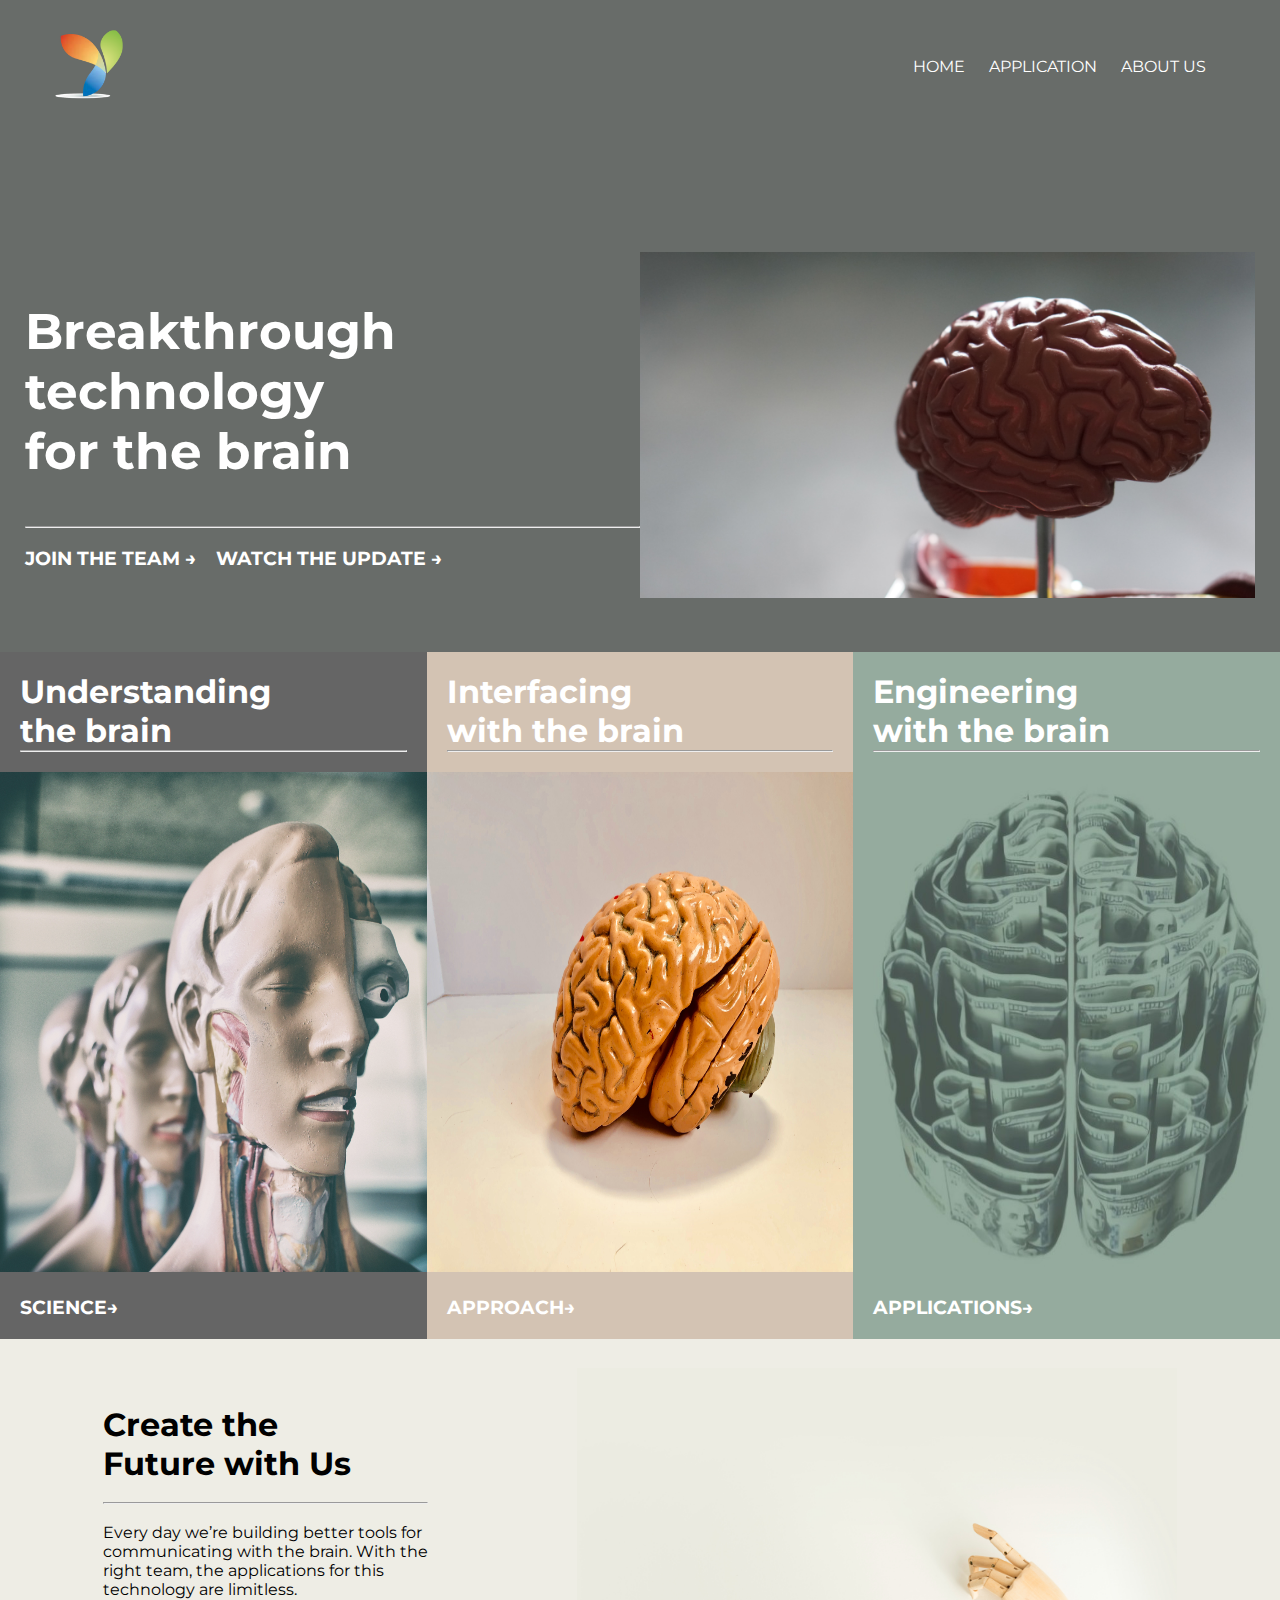
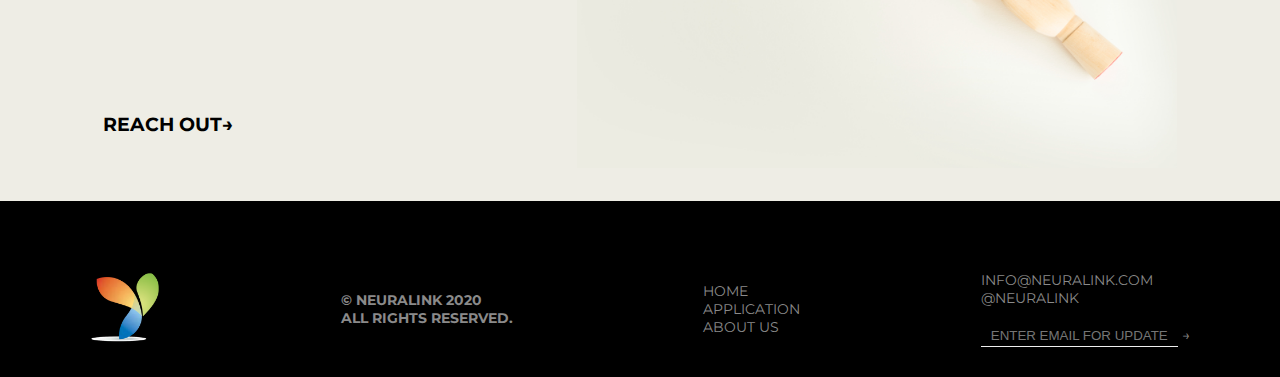
<file: index.html>
<!DOCTYPE html>
<html lang="en">
<head>
    <meta charset="UTF-8">
    <meta name="viewport" content="width=device-width, initial-scale=1.0">
    <title>Neuralink</title>
    <link rel="stylesheet" href="style.css">
</head>
<body>
    <div class="header">
        <div class="container">
        <div class="navbar">
            <div class="logo">
                <a href="index.html">
                <img src="favicon.png" height="70" width="auto" alt="" srcset="">
            </a>
            </div>
            <nav>
                <ul>
                    <li><a href="index.html">HOME</a></li>
                    <li><a href="app.html">APPLICATION</a></li>
                    <li><a href="about.html">ABOUT US</a></li>
                    
                    
                </ul>
            </nav>
             
        </div>
        <div class="row">
            <div class="col2">
                 <h1>Breakthrough
                 technology<br> 
                 for the brain</h1>
                 <br/>
                 <hr>
                 <br/>
                 
                 <div class="div">
                    
                    <h3 id="join">JOIN THE TEAM &#8594;</h3>
                    <h3>WATCH THE UPDATE &#8594;</h3>

                 </div>

                 
            </div>
            <div class="col2">
                 <img src="sense.jpg">
            </div>
        </div>
    </div>
    </div>
    <div class="next">
        <div class="small-container">
            <div class="row">
                <div class="col1">
                    <h1>Understanding<br/>the brain<hr>
                        
                    </h1>
                    
                    <a href="">
                    <img src="red.jpg" alt="" srcset="" height="500" width="auto">
                    <h3>SCIENCE&#8594;</h3></a>
                </div>
                <div class="col6">
                    <h1>Interfacing<br/> with the brain<hr>
                        
                    </h1>
                    
                    <a href="">
                    <img src="new.jpg" alt="" srcset="" height="500" width="auto" >
                    <h3>APPROACH&#8594;</h3></a>

                </div>
                <div class="col3">
                    <h1>Engineering<br/> with the brain<hr>
                    </h1>
                    
                    
                    <a href="app.html">
                    <img src="hhhhjj.jpg" alt="" srcset="" height="500" width="auto">
                    <h3>APPLICATIONS&#8594;</h3></a>
                </div>
            </div>

        </div>
    </div>
    <div class="second-container">
        <div class="roll">
            
            <div class="roll1">
                <h1>Create the<br/>
                    Future with Us</h1>
                    <br>
                    <hr>
                    <br/>
                <p>Every day we’re building better tools for<br/>
                    communicating with the brain. With the<br/>
                    right team, the applications for this<br/>
                    technology are limitless.
                </p>
                <br>
                <br>
                <br>
                <br>
                <br>
                <br>
                <h3>REACH OUT&#8594;</h3>
            </div>
            <div class="img">
                <img src="cut.jpg" alt="" srcset="" height="400" width="auto">
            </div>
            
        </div>
       
    </div>
    <div class="footer">
        <div class="containe">
            <div class="row1">
                
                <div class="logo">
                    <a href="">
                    <img src="favicon.png" height="70" width="auto" alt="" srcset="">
                </a>
                </div>
                <h4>© NEURALINK 2020 <br>
                    ALL RIGHTS RESERVED.
                </h4>

                <ol>
                    <li><a href="index.html">HOME</a></li>
                    <li><a href="app.html">APPLICATION</a></li>
                    <li><a href="about.html">ABOUT US</a></li>
                </ol>
                <a href="">INFO@NEURALINK.COM <br> @NEURALINK <br><br>
                    <input type="email" autofocus placeholder="ENTER EMAIL FOR UPDATES" class="text-line" />
                    &#8594;
                </a>
                
            
            </div>
            
            
        </div>
    </div>
    
</body>
</html>
</file>
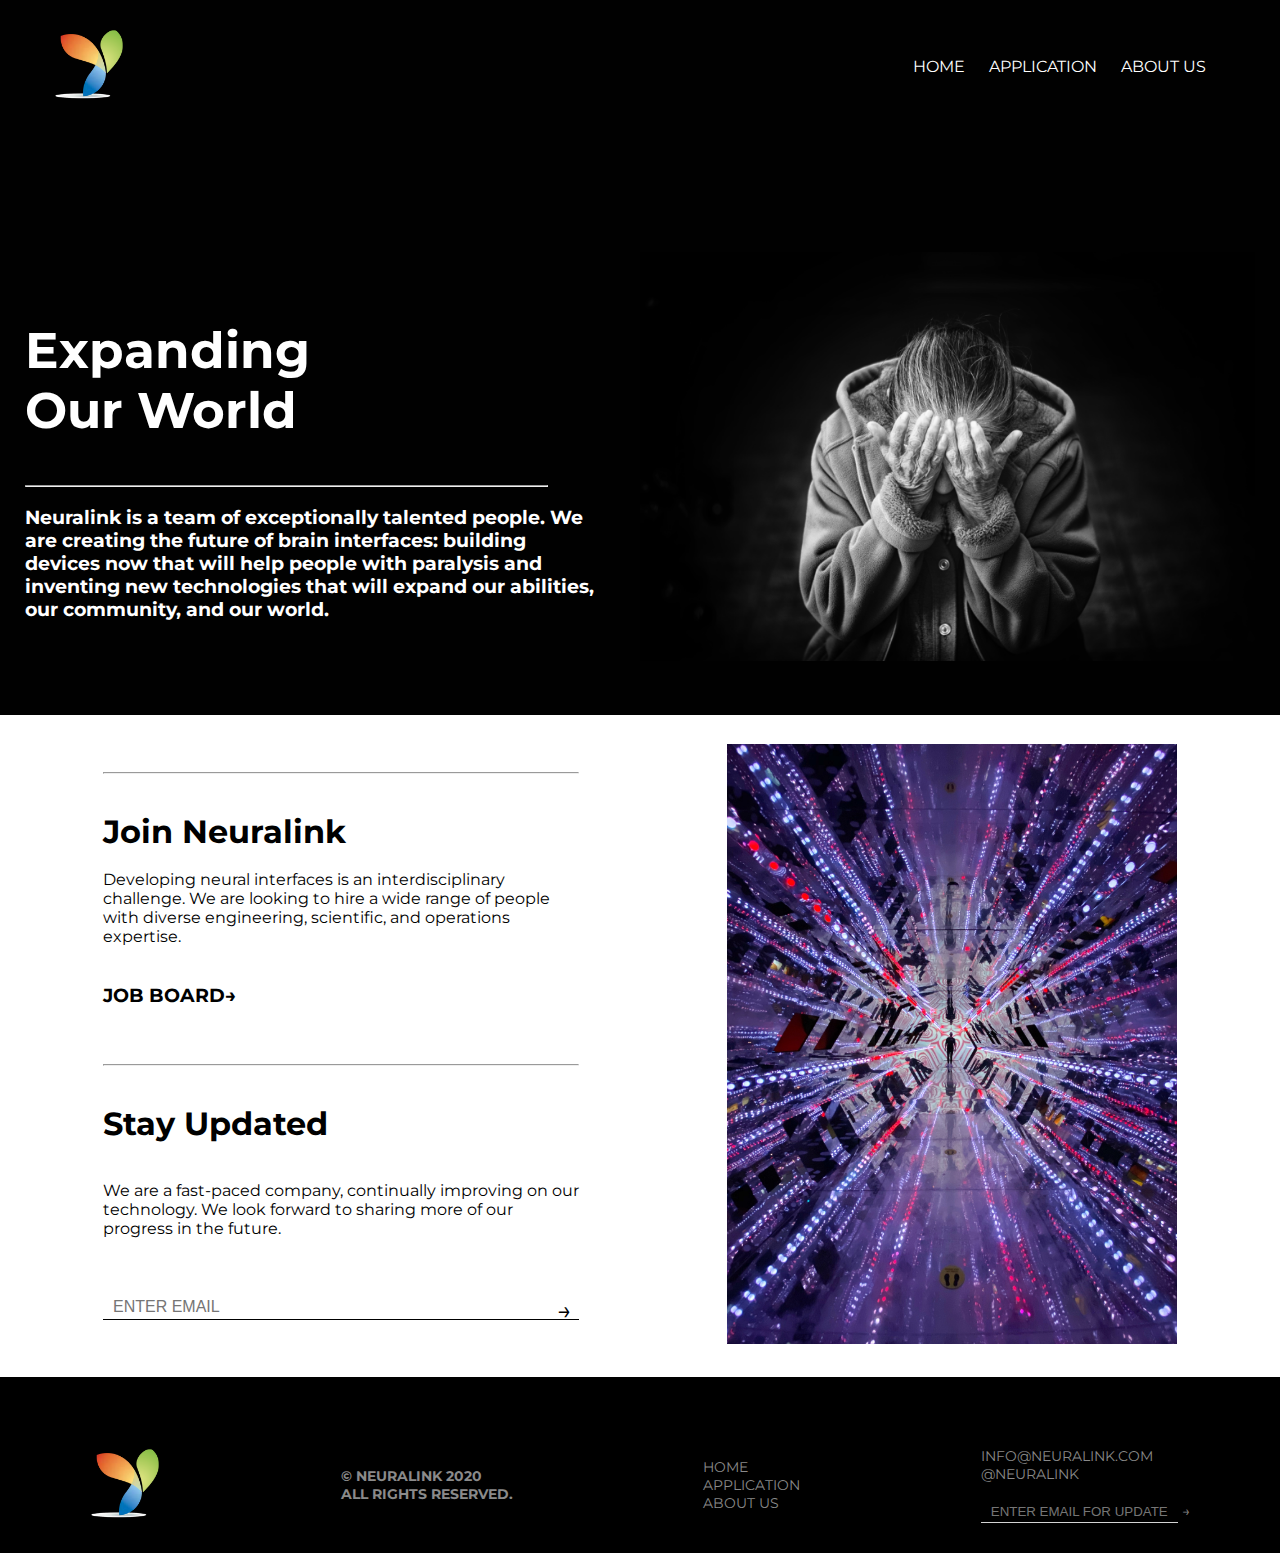
<file: about.html>
<!DOCTYPE html>
<html lang="en">
<head>
    <meta charset="UTF-8">
    <meta name="viewport" content="width=device-width, initial-scale=1.0">
    <link rel="stylesheet" href="https://cdnjs.cloudflare.com/ajax/libs/font-awesome/4.7.0/css/font-awesome.min.css">
    <link href="https.//stackpath.bootstrapcdn.com/font-awesome/4.7.0/css/font-awesome.min.css" rel="styleshee">
    <title>About</title>
    <link rel="stylesheet" href="app.css">
</head>
<body>
    <div class="header">
        <div class="container">
        <div class="navbar">
            <div class="logo">
                <a href="index.html">
                <img src="favicon.png" height="70" width="auto" alt="" srcset="">
            </a>
            </div>
            <nav>
                <ul>
                    <li><a href="index.html">HOME</a></li>
                    <li><a href="app.html">APPLICATION</a></li>
                    <li><a href="">ABOUT US</a></li>
                    
                    
                </ul>
            </nav>
             
        </div>
        <div class="row">
            <div class="col2">
                 <h1>Expanding
                    <br>
                    Our World
                 </h1>
                 <br/>
                 <hr class="line">
                 <br/>
                 
                 <div class="div">
                    <h3>
                        Neuralink is a team of exceptionally talented people. We <br>
                        are creating the future of brain interfaces: building <br>
                        devices now that will help people with paralysis and <br>
                        inventing new technologies that will expand our abilities, <br>
                        our community, and our world.
                    </h3>
                 </div>

                 
            </div>
            <div class="col2">
                 <img src="gray.jpg">
            </div>
        </div>
    </div>
    </div>
    <div class="second-container">
        <div class="roll">
            
            <div class="roll1">
                <hr>
                <br>
                <br>
                <h1>Join Neuralink</h1>
                <br>
                    
                <p>Developing neural interfaces is an interdisciplinary<br/>
                    challenge. We are looking to hire a wide range of people<br/>
                    with diverse engineering, scientific, and operations<br/>
                    expertise.
                </p>
                <br>
                <br>
               <a href="">
                <h3>JOB BOARD&#8594;</h3>
               </a>
                <br>
                <br>
                <br>
                <hr>
                <br><br>
                <h1>Stay Updated</h1>
                <br>
                <br>
                <p>
                    We are a fast-paced company, continually improving on our <br>
                    technology. We look forward to sharing more of our <br>
                    progress in the future.
                </p>
                <br>
                <br>
                <br>
                <a href="">
                    <div class="dropdown">
                
                    
                    <input type="email" autofocus placeholder="ENTER EMAIL" class="text-line"/>
                </div>
                    
                </a>
                <!-- <a href="">&#8594;</a> -->
                
            </div>
            <div class="img">
                <img src="hat.jpg" alt="" srcset="" height="600" width="auto">
            </div>
            
        </div>
        <div class="footer">
            <div class="containe">
                <div class="row1">
                    <div class="logo">
                        <img src="favicon.png" height="70" width="auto" alt="" srcset="">
                        
                    </div>
                    <h4>© NEURALINK 2020 <br>
                        ALL RIGHTS RESERVED.
                    </h4>
    
                    <ol>
                        <li><a href="index.html">HOME</a></li>
                        <li><a href="app.html">APPLICATION</a></li>
                        <li><a href="about.html">ABOUT US</a></li>
                    </ol>
                    <a href="">INFO@NEURALINK.COM <br> @NEURALINK <br><br>
                        <input type="email" autofocus placeholder="ENTER EMAIL FOR UPDATES" class="class" />
                        &#8594;
                    </a>
                    
                
                </div>
                
                
            </div>
        </div>
</body>
</html>
</file>
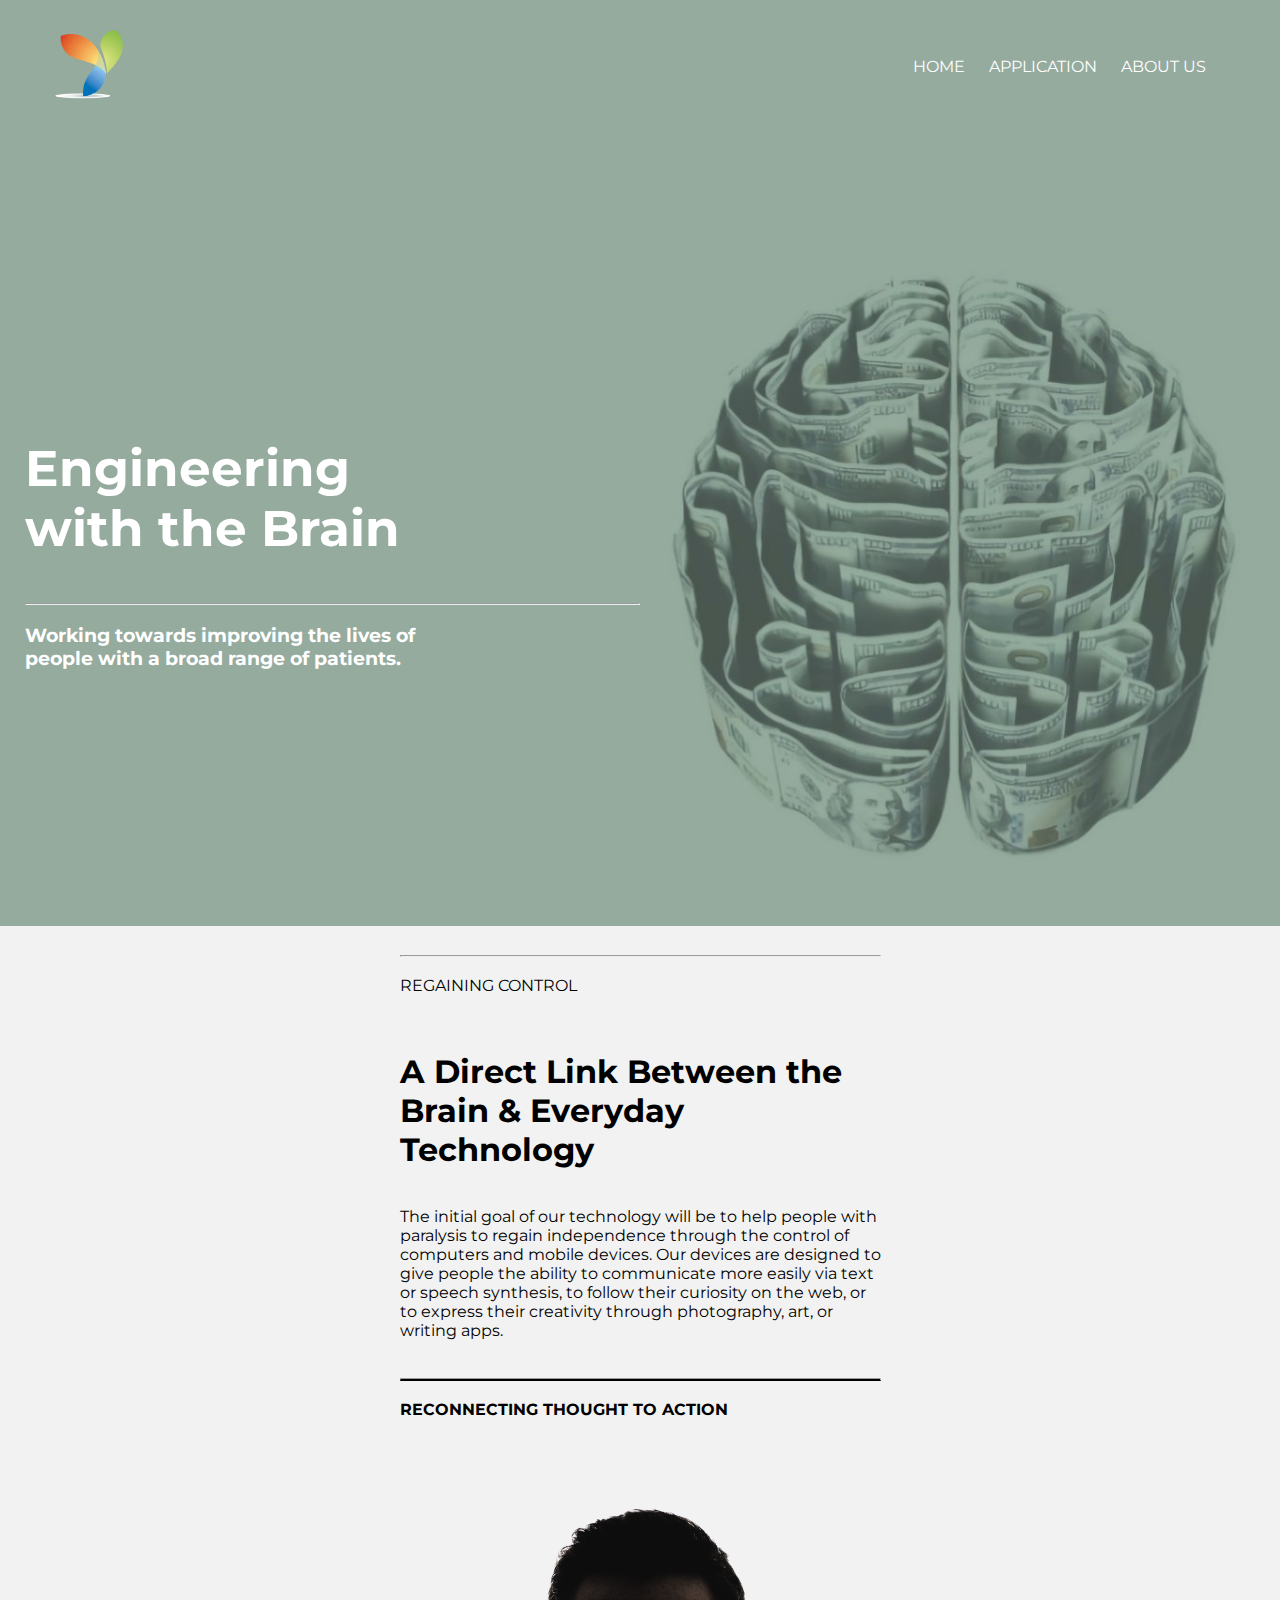
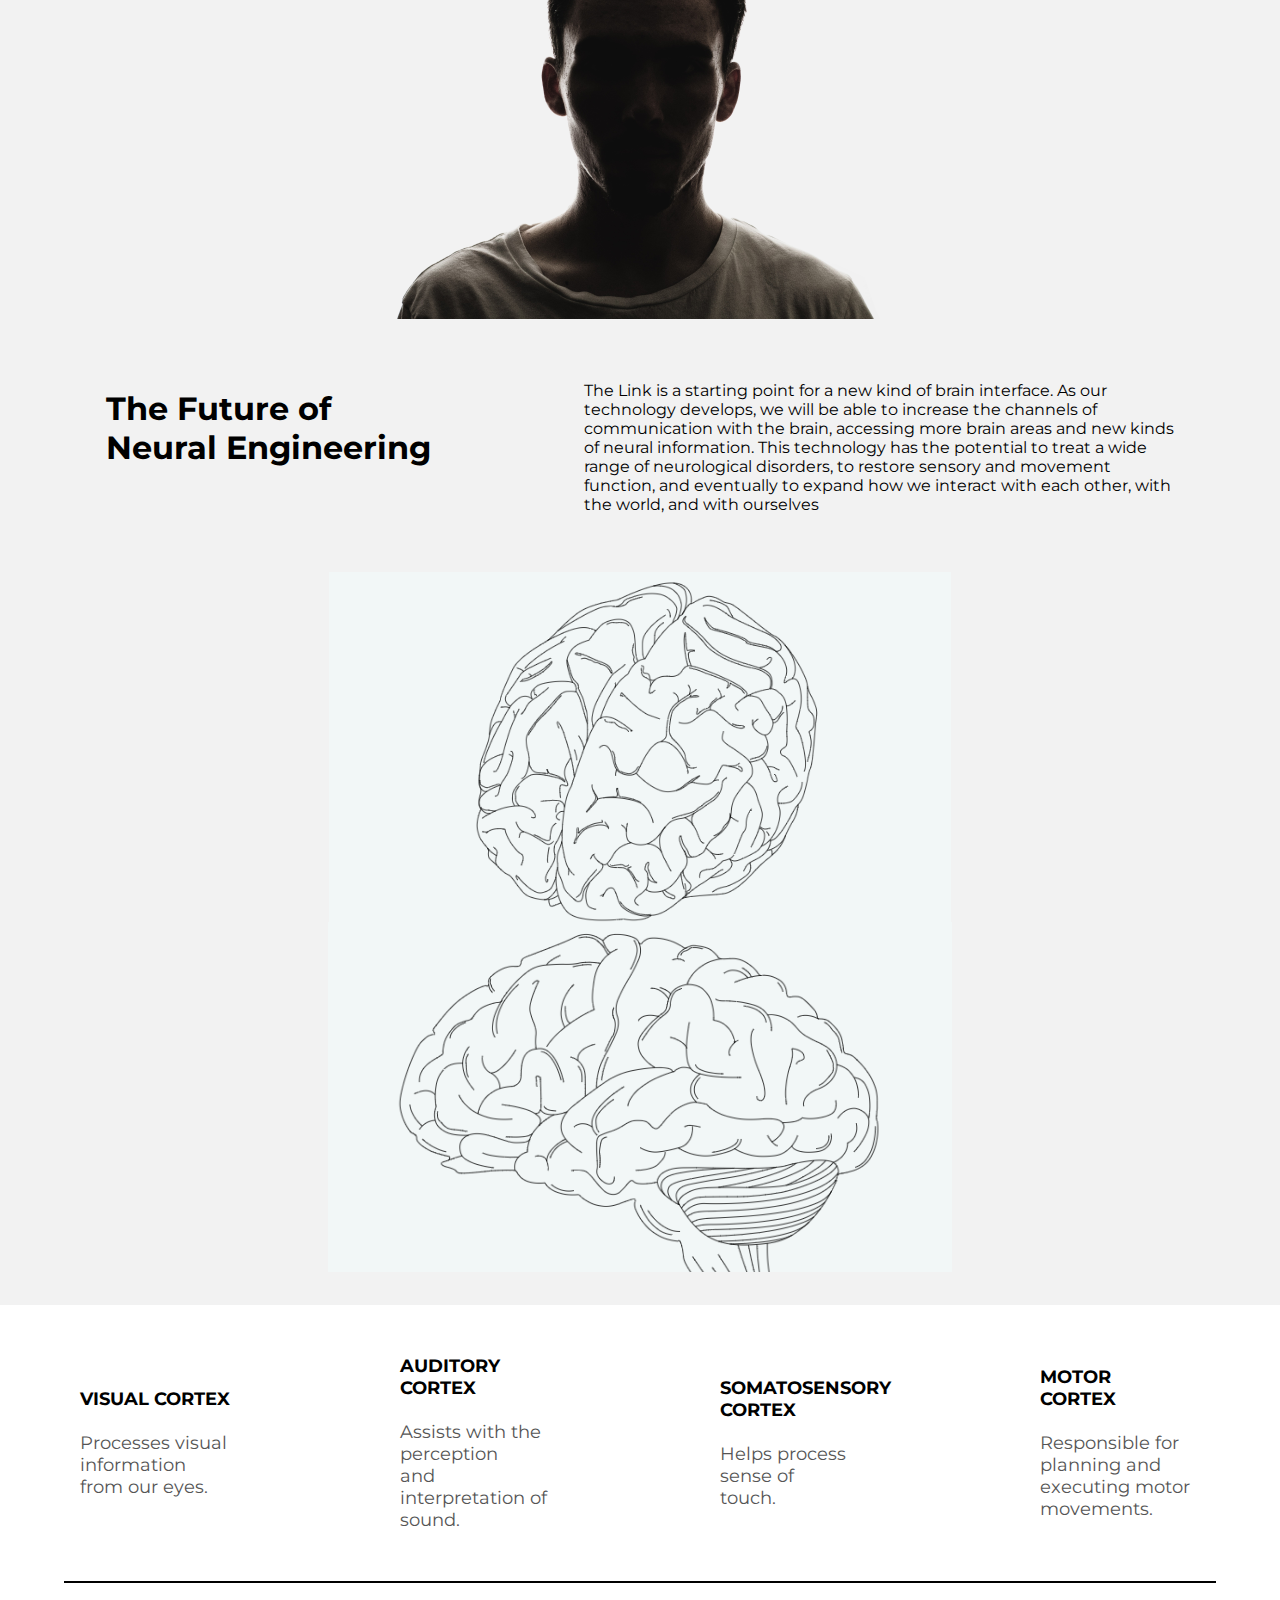
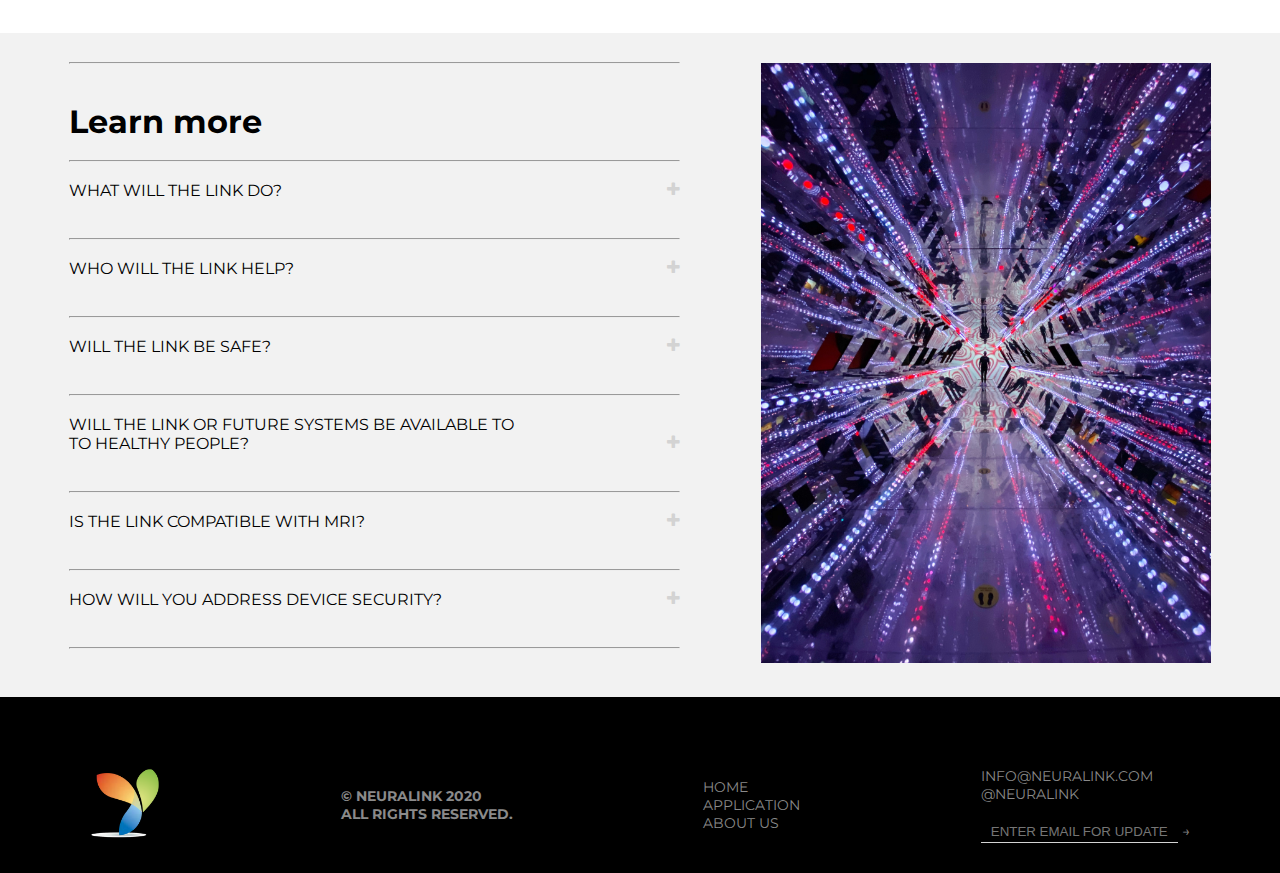
<file: app.html>
<!DOCTYPE html>
<html lang="en">
<head>
    <meta charset="UTF-8">
    <meta name="viewport" content="width=device-width, initial-scale=1.0">
    <link rel="stylesheet" href="app.css">
    <link href="https.//stackpath.bootstrapcdn.com/font-awesome/4.7.0/css/font-awesome.min.css" rel="styleshee">
    <link rel="stylesheet" href="https://cdnjs.cloudflare.com/ajax/libs/font-awesome/4.7.0/css/font-awesome.min.css">
    <title>Application</title>

</head>
<body>
    <div class="header">
        <div class="container">
        <div class="navbar">
            <div class="logo">
                <a href="index.html">
                <img src="favicon.png" height="70" width="auto" alt="" srcset="">
            </a>
                <link rel="stylesheet" href="about.css">
            </div>
            <nav>
                <ul>
                    <li><a href="index.html">HOME</a></li>
                    <li><a href="about.html">APPLICATION</a></li>
                    <li><a href="app.html">ABOUT US</a></li>
                    
                    
                </ul>
            </nav>
             
        </div>
        <div class="row">
            <div class="col2">
                 <h1>Engineering
                    <br>
                    with the Brain
                 </h1>
                 <br/>
                 <hr>
                 <br/>
                 
                 <div class="div">
                    <h3>
                        Working towards improving the lives of <br>
                        people with a broad range of patients.
                    </h3>
                 </div>

                 
            </div>
            <div class="col2">
                 <img src="hhhhjj.jpg">
            </div>
        </div>
    </div>
    </div>
    <div class="second-container">
        <div class="roll">
            
            <div class="roll1">
                <hr>
                <br>
                <p>REGAINING CONTROL</p>
                <br>
                <br>
                <br>

                <h1>
                    A Direct Link Between the <br>
                    Brain & Everyday <br>
                    Technology

                </h1>
                <br>
                <br>
                    
                <p>The initial goal of our technology will be to help people with<br/>
                    paralysis to regain independence through the control of<br/>
                    computers and mobile devices. Our devices are designed to<br/>
                    give people the ability to communicate more easily via text <br>
                    or speech synthesis, to follow their curiosity on the web, or <br>
                    to express their creativity through photography, art, or <br>
                    writing apps.
                </p>
                
                <br>
                <br>
                <hr class="get">
                <br>
                <b>
                <p>RECONNECTING THOUGHT TO ACTION</p>
                </b>



                <!-- <a href="">&#8594;</a> -->
                
            </div>
            <div class="img">
                <a href="https://images.app.goo.gl/9pi2F5SmV6gJr2ey6">
                <img src="ander.jpg" alt="" srcset="" height="500" width="auto">
            </a>
            </div>
            
            
        </div>
      
        <div class="second-container">

            <div class="roll">
                
                
                <div class="roll1">
                    <h1>The Future of
                        <br>
                        Neural Engineering
                    </h1>
                        <br>
                       
                        <br/>
                    
                    
                </div>
                <div class="img">
                    <p>
                        The Link is a starting point for a new kind of brain interface. As our <br>
                        technology develops, we will be able to increase the channels of <br>
                        communication with the brain, accessing more brain areas and new kinds <br>
                        of neural information. This technology has the potential to treat a wide <br>
                        range of neurological disorders, to restore sensory and movement <br>
                        function, and eventually to expand how we interact with each other, with <br>
                        the world, and with ourselves
                    </p>
                </div>
                
            </div>
           
        </div>
        <div class="second-container">

            <div class="roll">
                
                
                <div class="roll1">
                    <!-- <h1>The Future of
                        <br>
                        Neural Engineering
                    </h1>
                        <br>
                       
                        <br/>
                     -->
                    <img src="hrt.png" height="350" width="auto" alt="" srcset="">
                </div>
                <div class="img">
                    <img src="app.png" height="350" width="auto" alt="" srcset="">
                </div>
                
            </div>
           
        </div>
        <div class="brands">
    <div class="second-contain">
        <div class="row-main">
            <div class="col5">
                <h4>VISUAL CORTEX</h4>
                <br>
                <p>
                    Processes visual information <br>
                    from our eyes.
                </p>
            </div>
            <div class="col5">
                <h4>AUDITORY CORTEX</h4>
                <br>
                <p>
                    Assists with the perception <br>
                    and interpretation of sound.
                </p>
            </div>
            <div class="col5">
                <h4>SOMATOSENSORY CORTEX</h4>
                <br>
                <p>
                    Helps process sense of <br>
                    touch.
                </p>
            </div>
            <div class="col5">
                <h4>MOTOR CORTEX</h4>
                <br>
                <p>
                    Responsible for planning and <br>
                    executing motor <br>
                    movements.
                </p>
            </div>
           
        </div>
        <hr>
    </div>
</div>
<div class="second-container">
    <div class="roll">
        
        <div class="roll2">
            <hr>
            <br>
            <br>
            <h1>Learn more</h1>
            <br>
            <hr>
            <br>
            
            <p>WHAT WILL THE LINK DO? 
                
                <i class="fa fa-plus" aria-hidden="true"></i>
            
            
                
            </p>
           
      
            
            
            <br>
            <br>
            <hr>
            <br>
            
            <p>WHO WILL THE LINK HELP? <i class="fa fa-plus" aria-hidden="true"></i></p>
        
            <br>
            <br>

            <hr>
            <br>
           
            <p>WILL THE LINK BE SAFE? <i class="fa fa-plus" aria-hidden="true"></i>
                <h5>

                </h5>
            </p>
            
            <br>
            <br>
            <hr>
            <br>
            
            <p>WILL THE LINK OR FUTURE SYSTEMS BE AVAILABLE TO <br> TO HEALTHY PEOPLE? <i class="fa fa-plus" aria-hidden="true"></i></p>
            
            <br>
            <br>
            <hr>
            <br>
            
            <p>IS THE LINK COMPATIBLE WITH MRI? <i class="fa fa-plus" aria-hidden="true"></i></p>
            
            <br>
            <br>
            <hr>
            <br>
            
            <p>HOW WILL YOU ADDRESS DEVICE SECURITY? <i class="fa fa-plus" aria-hidden="true"></i></p>
            
            <br>
            <br>
            <hr>
            <br>
            
            
            <!-- <a href="">&#8594;</a> -->
            
        </div>
        <div class="img">
            <img src="hat.jpg" alt="" srcset="" height="600" width="auto">
        </div>
        
    </div>
    </div>
    <div class="footer">
        <div class="containe">
            <div class="row1">
                <div class="logo">
                <a href="index.html">
                    <img src="favicon.png" height="70" width="auto" alt="" srcset="">
                </a>
                    
                </div>
                <h4>© NEURALINK 2020 <br>
                    ALL RIGHTS RESERVED.
                </h4>

                <ol>
                    <li><a href="index.html">HOME</a></li>
                    <li><a href="about.html">APPLICATION</a></li>
                    <li><a href="app.html">ABOUT US</a></li>
                </ol>
                <a href="">INFO@NEURALINK.COM <br> @NEURALINK <br><br>
                    <input type="email" autofocus placeholder="ENTER EMAIL FOR UPDATES" class="class" />
                    &#8594;
                </a>
                
            
            </div>
            
            
        </div>
    </div>
</body>
</html>
</file>
<file: style.css>
@import url('https://fonts.googleapis.com/css2?family=Montserrat:wght@300&display=swap');
* {
    margin: 0;
    padding: 0;
    box-sizing: border-box;
}
body{
    font-family: 'Montserrat', sans-serif;
}
.navbar {
    display: flex;
    align-items: center;
    padding: 29px;
}
nav{
    flex: 1;
    text-align: right;
}
nav ul{
    display: inline-block;
    list-style: none;
}
nav ul li{
    display: inline-block;
    margin-right: 20px;
}
nav ul li a:active{
    color: blue;
}
a{
    text-decoration: none;
    color: white;}
p {
    color: #555
}
.container{
    max-width: 1300px;
    margin: auto;
    padding-right: 25px;
    padding-left: 25px;
}
.row{
    display: flex;
    align-items: center;
    flex-wrap: wrap;
    justify-content: space-around;

}
.col2 {
    flex-basis: 50%;
    min-height: 300px;

}
.col2 img{
    max-width: 100%;
    padding: 50px 0;
}
.col2 h1{   
    font-size: 50px;
    line-height: 60px;
    margin: 25px 0;
    color: white;
}
.btn{
    display: inline-block;
    background: #ff523b;
    color: #fff;
    padding: 5px 30px;
    margin: 30px 0;
    border-radius: 30px ;
    transition: background 0.5s;
} 
.header{
    background-color: rgb(104, 108, 105);
}
.header .row{
    margin-top: 70px;

}
.btn:hover{
    background: #563434;
}
.div h3 {
    color: white;
    margin-right: 20px;
    cursor: pointer;
}
.div {
    display: flex;
    align-items: center;
    

    
}
.col1{
    background-color: #555;
    align-items: center;
    color: white;
    flex-basis: 30%;
    min-width: 33.33%;
  
    
}
.col1 h1 {
    padding: 20px;
}
.col1 h3{
    padding: 20px;
   
}
.col6{
    background-color: rgb(211, 195, 179);
    align-items: center;
    color: white; 
    flex-basis: 30%;
    min-width: 33.33%;
    
}
.col6 h1 {
    padding: 20px;
}
.col6 h3{
    padding: 20px;
   
}
.col3{
    background-color: rgb(149, 171, 158);
    align-items: center;
    color: white; 
    flex-basis: 30%;
    min-width: 33.33%;
    
}
.col3 h3{
    padding: 20px;
}
.col3 h1{
    padding: 20px;
}
 
.col1 img{
    width: 100%;

}
.col1 h1 h4{
    float: right;
}
.col6 img{
    width: 100%;

}
.col3 img{
    width: 100%;

}
.row .col1:hover{
    opacity: 0.9;
}
.row .col6:hover{
    opacity: 0.9;
}
.row .col3:hover{
    opacity: 0.9;
} 
.text-line {
    background-color: transparent;
    color: #eeeeee;
    outline: none;
    outline-style: none;
    border-top: none;
    border-left: none;
    border-right: none;
    border-bottom: solid #eeeeee 1px;
    padding: 3px 10px; 
}
/*
.col1 {
    flex-basis: 30%;
    min-width: 250px;
    margin-bottom: 30px;
}
.col2 {
    flex-basis: 30%;
    min-width: 250px;
    margin-bottom: 30px;
}
.col3 {
    flex-basis: 30%;
    min-width: 250px;
    margin-bottom: 30px;
}
.col1 img{
    width: 100%;

}
.col2 img{
    width: 100%;

}
.col3 img{
    width: 100%;

}
*/
.small-container{
    max-width: 100%;
    margin: auto;
    /* padding-left: 25px;
    padding-right: 25px; */

}
.roll{
    background-color: 	rgb(238, 237, 229);
    display: flex;
    align-items: center;
    padding: 29px;
    display: flex;
    align-items: center;
    flex-wrap: wrap;
    justify-content: space-around;
    color: black;
}
.roll1{
    float: left;
    color: black;
}
.roll p{
    color: black;
}
.img{
    float: right;
}

.second-container{
    max-width: 100%;
    margin: auto;

}
h3{
    cursor: pointer;
}
.footer{
    background: #000;
    color: #8a8a8a;
    font-size: 14px;
    padding: 70px 0 30px;

}
.containe{
    max-width: 1300px;
    
}
h4{
    margin-right: 10px;
}
.row .logo{
    float: left;
}
ol{
  float: right;
  list-style: none;
  color: #8a8a8a;
}
ol li a{
    color: #8a8a8a;
}
.row1{
    display: flex;
    align-items: center;
    flex-wrap: wrap;
    justify-content: space-around;

}
.row1 a{
    color: #8a8a8a;
}
</file>
<file: app.css>
@import url('https://fonts.googleapis.com/css2?family=Montserrat:wght@300&display=swap');
* {
    margin: 0;
    padding: 0;
    box-sizing: border-box;
}
body{
    font-family: 'Montserrat', sans-serif;
}
.navbar {
    display: flex;
    align-items: center;
    padding: 29px;
}
nav{
    flex: 1;
    text-align: right;
}
nav ul{
    display: inline-block;
    list-style: none;
}
nav ul li{
    display: inline-block;
    margin-right: 20px;
}
a{
    text-decoration: none;
    color: white;}
p {
    color: #555
}
.container{
    max-width: 1300px;
    margin: auto;
    padding-right: 25px;
    padding-left: 25px;
}
.row{
    display: flex;
    align-items: center;
    flex-wrap: wrap;
    justify-content: space-around;

}
.col2 {
    flex-basis: 50%;
    min-height: 300px;

}
.col2 img{
    max-width: 100%;
    padding: 50px 0;
}
.col2 h1{   
    font-size: 50px;
    line-height: 60px;
    margin: 25px 0;
    color: white;
}
.btn{
    display: inline-block;
    background: #ff523b;
    color: #fff;
    padding: 5px 30px;
    margin: 30px 0;
    border-radius: 30px ;
    transition: background 0.5s;
} 
.header{
    background-color: rgb(1, 1, 1)
}
.header .row{
    margin-top: 70px;

}
.div h3 {
    color: white;
    margin-right: 20px;
    cursor: pointer;
}
.text-line {
    background-color: transparent;
    color: black;
    outline: none;
    width: 100%; 
    font-size: 16px;
    outline-style: none;
    border-top: none;
    border-left: none;
    border-right: none;
    border-bottom: solid black 1px;
    padding: 3px 10px; 
}
.dropdown {
    position: relative;
    display: inline-block;
    width: 100%;
}
.dropdown::before {
    position: absolute;
    content: " \2192";
    top: 0px;
    right: -8px;
    height: 30px;
    width: 30px;
    color: black;
    font-size: 25px;
}
.line{
    width: 85%;
}
.class{
    background-color: transparent;
    color: lightgray;
    outline: none;
    
    outline-style: none;
    border-top: none;
    border-left: none;
    border-right: none;
    border-bottom: solid lightgray 1px;
    padding: 3px 10px; 
}
hr{
    border-style: solid 3px;
}
.roll{
    background-color: 	white;
    display: flex;
    align-items: center;
    padding: 29px;
    display: flex;
    align-items: center;
    flex-wrap: wrap;
    justify-content: space-around;
    color: black;
}
.roll1 a h3 {
    color: black;
}
.roll1{
    float: left;
    color: black;
}
.roll p{
    color: black;
}
.img{
    float: right;
}

.second-container{
    max-width: 100%;
    margin: auto;

}
.small-container{
    max-width: 100%;
    margin: auto;
    /* padding-left: 25px;
    padding-right: 25px; */

}
.row1 a{
    color: black;
}
i{
   color: black;
}
.footer{
    background: #000;
    color: #8a8a8a;
    font-size: 14px;
    padding: 70px 0 30px;

}
.containe{
    max-width: 1300px;
    
}
h4{
    margin-right: 10px;
}
.row .logo{
    float: left;
}
ol{
  float: right;
  list-style: none;
  color: #8a8a8a;
}
ol li a{
    color: #8a8a8a;
}
.row1{
    display: flex;
    align-items: center;
    flex-wrap: wrap;
    justify-content: space-around;

}
.row1 a{
    color: #8a8a8a;
}
</file>
<file: about.css>
@import url('https://fonts.googleapis.com/css2?family=Montserrat:wght@300&display=swap');
* {
    margin: 0;
    padding: 0;
    box-sizing: border-box;
}
body{
    font-family: 'Montserrat', sans-serif;
}
.navbar {
    display: flex;
    align-items: center;
    padding: 29px;
} 
nav{
    flex: 1;
    text-align: right;
}
nav ul{
    display: inline-block;
    list-style: none;
}
nav ul li{
    display: inline-block;
    margin-right: 20px;
}
a{
    text-decoration: none;
    color: white;}
p {
    color: #555
}
.container{
    max-width: 1300px;
    margin: auto;
    padding-right: 25px;
    padding-left: 25px;
}
.row{
    display: flex;
    align-items: center;
    flex-wrap: wrap;
    justify-content: space-around;

}
.col2 {
    flex-basis: 50%;
    min-height: 300px;

}
.col2 img{
    max-width: 100%;
    padding: 50px 0;
}
.col2 h1{   
    font-size: 50px;
    line-height: 60px;
    margin: 25px 0;
    color: white;
}
.btn{
    display: inline-block;
    background: #ff523b;
    color: #fff;
    padding: 5px 30px;
    margin: 30px 0;
    border-radius: 30px ;
    transition: background 0.5s;
} 
.header{
    background-color: rgb(149, 171, 158);
}
.header .row{
    margin-top: 70px;

}
.btn:hover{
    background: #563434;
}
.div h3 {
    color: white;
    margin-right: 20px;
    cursor: pointer;
}
.small-container{
    max-width: 100%;
    margin: auto;
    /* padding-left: 25px;
    padding-right: 25px; */

}
.roll{
    background-color: 	rgb(242, 242, 242);
    display: flex;
    align-items: center;
    padding: 29px;
    display: flex;
    align-items: center;
    flex-wrap: wrap;
    justify-content: space-around;
    color: black;
}
.roll2{
    float: left;
    color: black;
    width: 50%;
}
.roll2 p i:checked +  h5 {
    visibility: visible;
    color: black;
}
.roll2 p i {
    cursor: pointer;
}
.roll2 p i :checked + h6{
    visibility: visible;
}

.roll2  p .i{
    float: right;
    color: lightgray;
    cursor: pointer;
}


.roll2  p i{
    float: right;
    color: lightgray;
}
 h6{
    visibility: hidden;
    
}
.roll1 img{
    float: left;
}
.get {
    border-bottom: solid black 2px;
}
.roll p{
    color: black;
}
.img{
    float: right;
}

.second-container{
    max-width: 100%;
    margin: auto;

}
h3{
    cursor: pointer;

}
.small-contain{
    max-width: 100%;
    margin: auto;
    background-color: 	rgb(242, 242, 242)
}
.second-contain{
    max-width: 100%;
    margin: auto;

}
.brands{
    margin: 50px auto;

}
.brands hr{
    border: none;
    background: black;
    height: 2px;
    margin: 50px auto;
    width: 90%;
}

.col5{
   width:160px ;
   font-size: 18px;
}
.col5 img{
   width: 100%;
   cursor: pointer;
   filter: grayscale(100%);
}
.col5 img:hover{
   filter: grayscale(0);
}
.row-main{
    display: flex;
    align-items: center;
    flex-wrap: wrap;
    justify-content: space-around;

}
.row1 a{
    color: black;
}
i{
   color: black;
}
.footer{
    background: #000;
    color: #8a8a8a;
    font-size: 14px;
    padding: 70px 0 30px;

}
.containe{
    max-width: 1300px;
    
}
h4{
    margin-right: 10px;
}
.row .logo{
    float: left;
}
ol{
  float: right;
  list-style: none;
  color: #8a8a8a;
}
ol li a{
    color: #8a8a8a;
}
.row1{
    display: flex;
    align-items: center;
    flex-wrap: wrap;
    justify-content: space-around;

}
.row1 a{
    color: #8a8a8a;
}
</file>
